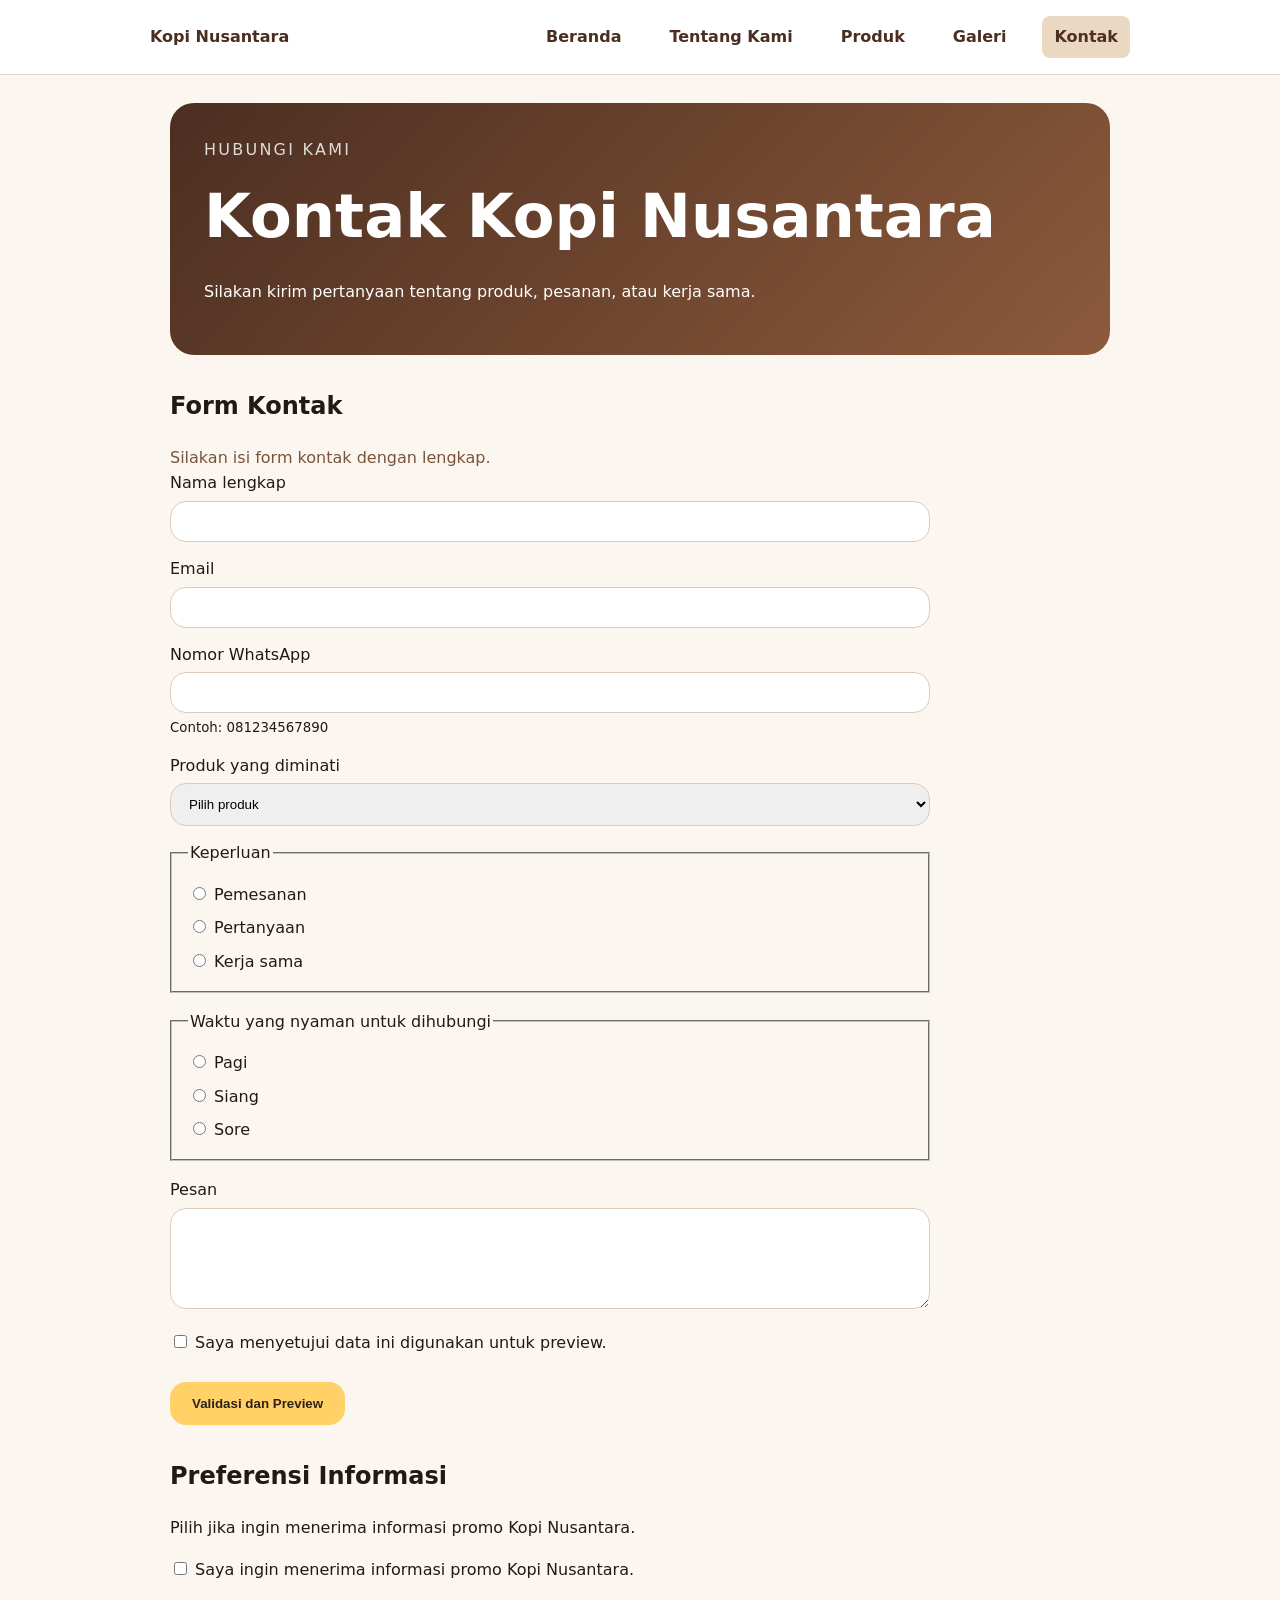
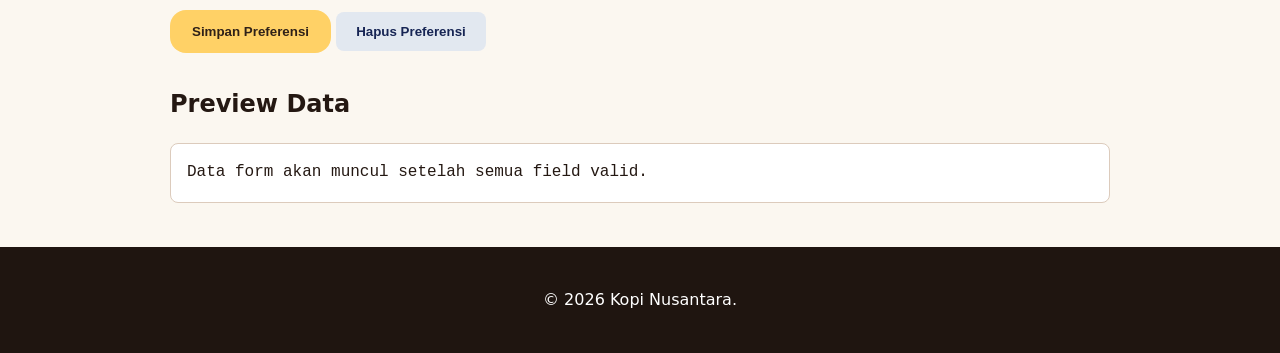
<file: latihan-web-1-2/kontak.html>
<!doctype html>
<html lang="id">

<head>
  <meta charset="utf-8">
  <meta name="viewport" content="width=device-width, initial-scale=1">

  <title>Kontak - Kopi Nusantara</title>

  <link rel="stylesheet" href="css/style.css">

  <script src="js/form.js" defer></script>
</head>

<body>

  <header class="site-header">
    <div class="header-inner">
      <a class="brand" href="index.html">Kopi Nusantara</a>

      <button
        class="menu-toggle"
        type="button"
        aria-label="Buka menu navigasi"
        aria-expanded="false"
        aria-controls="main-nav"
      >
        ☰
      </button>

      <nav class="nav" id="main-nav" aria-label="Navigasi utama">
        <a href="index.html">Beranda</a>
        <a href="tentang.html">Tentang Kami</a>
        <a href="produk.html">Produk</a>
        <a href="galeri.html">Galeri</a>
        <a aria-current="page" href="kontak.html">Kontak</a>
      </nav>
    </div>
  </header>

  <main id="konten">

    <section class="hero about-page-hero" aria-labelledby="kontak-title">
      <p class="eyebrow">Hubungi Kami</p>

      <h1 id="kontak-title">Kontak Kopi Nusantara</h1>

      <p>
        Silakan kirim pertanyaan tentang produk, pesanan,
        atau kerja sama.
      </p>
    </section>

    <section aria-labelledby="form-title">

      <h2 id="form-title">Form Kontak</h2>

      <p id="form-feedback" class="form-feedback info" aria-live="polite">
        Silakan isi form kontak dengan lengkap.
      </p>

      <form id="form-kontak" action="#" method="post" novalidate>

        <!-- Nama -->
        <div class="field">
          <label for="nama">Nama lengkap</label>

          <input
            id="nama"
            name="nama"
            type="text"
            autocomplete="name"
            required
            minlength="3"
            aria-describedby="nama-error"
          >

          <p id="nama-error" class="field-error" aria-live="polite"></p>
        </div>

        <!-- Email -->
        <div class="field">
          <label for="email">Email</label>

          <input
            id="email"
            name="email"
            type="email"
            autocomplete="email"
            required
            aria-describedby="email-error"
          >

          <p id="email-error" class="field-error" aria-live="polite"></p>
        </div>

        <!-- Telepon -->
        <div class="field">
          <label for="telepon">Nomor WhatsApp</label>

          <input
            id="telepon"
            name="telepon"
            type="tel"
            autocomplete="tel"
            required
            pattern="08[0-9]{8,11}"
            aria-describedby="telepon-help telepon-error"
          >

          <small id="telepon-help">
            Contoh: 081234567890
          </small>

          <p id="telepon-error" class="field-error" aria-live="polite"></p>
        </div>

        <!-- Paket / Produk -->
        <div class="field">
          <label for="paket">Produk yang diminati</label>

          <select
            id="paket"
            name="paket"
            required
            aria-describedby="paket-error"
          >
            <option value="">Pilih produk</option>
            <option value="kopi-tubruk">Kopi Tubruk Signature</option>
            <option value="cold-brew">Cold Brew Aren</option>
            <option value="americano">Americano</option>
            <option value="cafe-latte">Cafe Latte</option>
            <option value="kopi-susu">Kopi Susu Gula Aren</option>
            <option value="matcha-latte">Matcha Latte</option>
            <option value="chocolate">Chocolate</option>
            <option value="lemon-tea">Lemon Tea</option>
            <option value="cappuccino">Cappuccino</option>
          </select>

          <p id="paket-error" class="field-error" aria-live="polite"></p>
        </div>

        <!-- Topik -->
        <fieldset aria-describedby="topik-error">
          <legend>Keperluan</legend>

          <label>
            <input type="radio" name="topik" value="pemesanan" required>
            Pemesanan
          </label>

          <label>
            <input type="radio" name="topik" value="pertanyaan">
            Pertanyaan
          </label>

          <label>
            <input type="radio" name="topik" value="kerja-sama">
            Kerja sama
          </label>
        </fieldset>

        <p id="topik-error" class="field-error" aria-live="polite"></p>

        <!-- Waktu Kontak -->
        <fieldset>
          <legend>Waktu yang nyaman untuk dihubungi</legend>

          <label>
            <input type="radio" name="waktu" value="pagi">
            Pagi
          </label>

          <label>
            <input type="radio" name="waktu" value="siang">
            Siang
          </label>

          <label>
            <input type="radio" name="waktu" value="sore">
            Sore
          </label>
        </fieldset>

        <!-- Pesan -->
        <div class="field">
          <label for="pesan">Pesan</label>

          <textarea
            id="pesan"
            name="pesan"
            rows="5"
            required
            minlength="20"
            aria-describedby="pesan-error"
          ></textarea>

          <p id="pesan-error" class="field-error" aria-live="polite"></p>
        </div>

        <!-- Persetujuan -->
        <div class="field">
          <label>
            <input
              id="setuju"
              name="setuju"
              type="checkbox"
              required
              aria-describedby="setuju-error"
            >
            Saya menyetujui data ini digunakan untuk preview.
          </label>

          <p id="setuju-error" class="field-error" aria-live="polite"></p>
        </div>

        <button type="submit">
          Validasi dan Preview
        </button>

      </form>
    </section>

    <!-- Preferensi Newsletter -->
<section class="preference-panel" aria-labelledby="newsletter-title">
  <h2 id="newsletter-title">Preferensi Informasi</h2>
  <p>Pilih jika ingin menerima informasi promo Kopi Nusantara.</p>

  <label for="newsletter">
    <input type="checkbox" id="newsletter" name="newsletter">
    Saya ingin menerima informasi promo Kopi Nusantara.
  </label>

  <div class="preference-actions">
    <button type="button" id="simpan-preferensi">
      Simpan Preferensi
    </button>

    <button type="button" id="hapus-preferensi">
      Hapus Preferensi
    </button>
  </div>

  <p id="newsletter-status" aria-live="polite"></p>
</section>

    <!-- Preview -->
    <section
      aria-labelledby="preview-title"
      class="preview-section"
    >

      <h2 id="preview-title">Preview Data</h2>

      <pre id="preview-form" aria-live="polite">Data form akan muncul setelah semua field valid.</pre>

    </section>

  </main>

  <footer class="site-footer">
    <p>
      &copy; 2026 Kopi Nusantara.
    </p>
  </footer>

  <script src="js/script.js"></script>
  <script src="js/newsletter.js"></script>
  
</body>
</html>
</file>
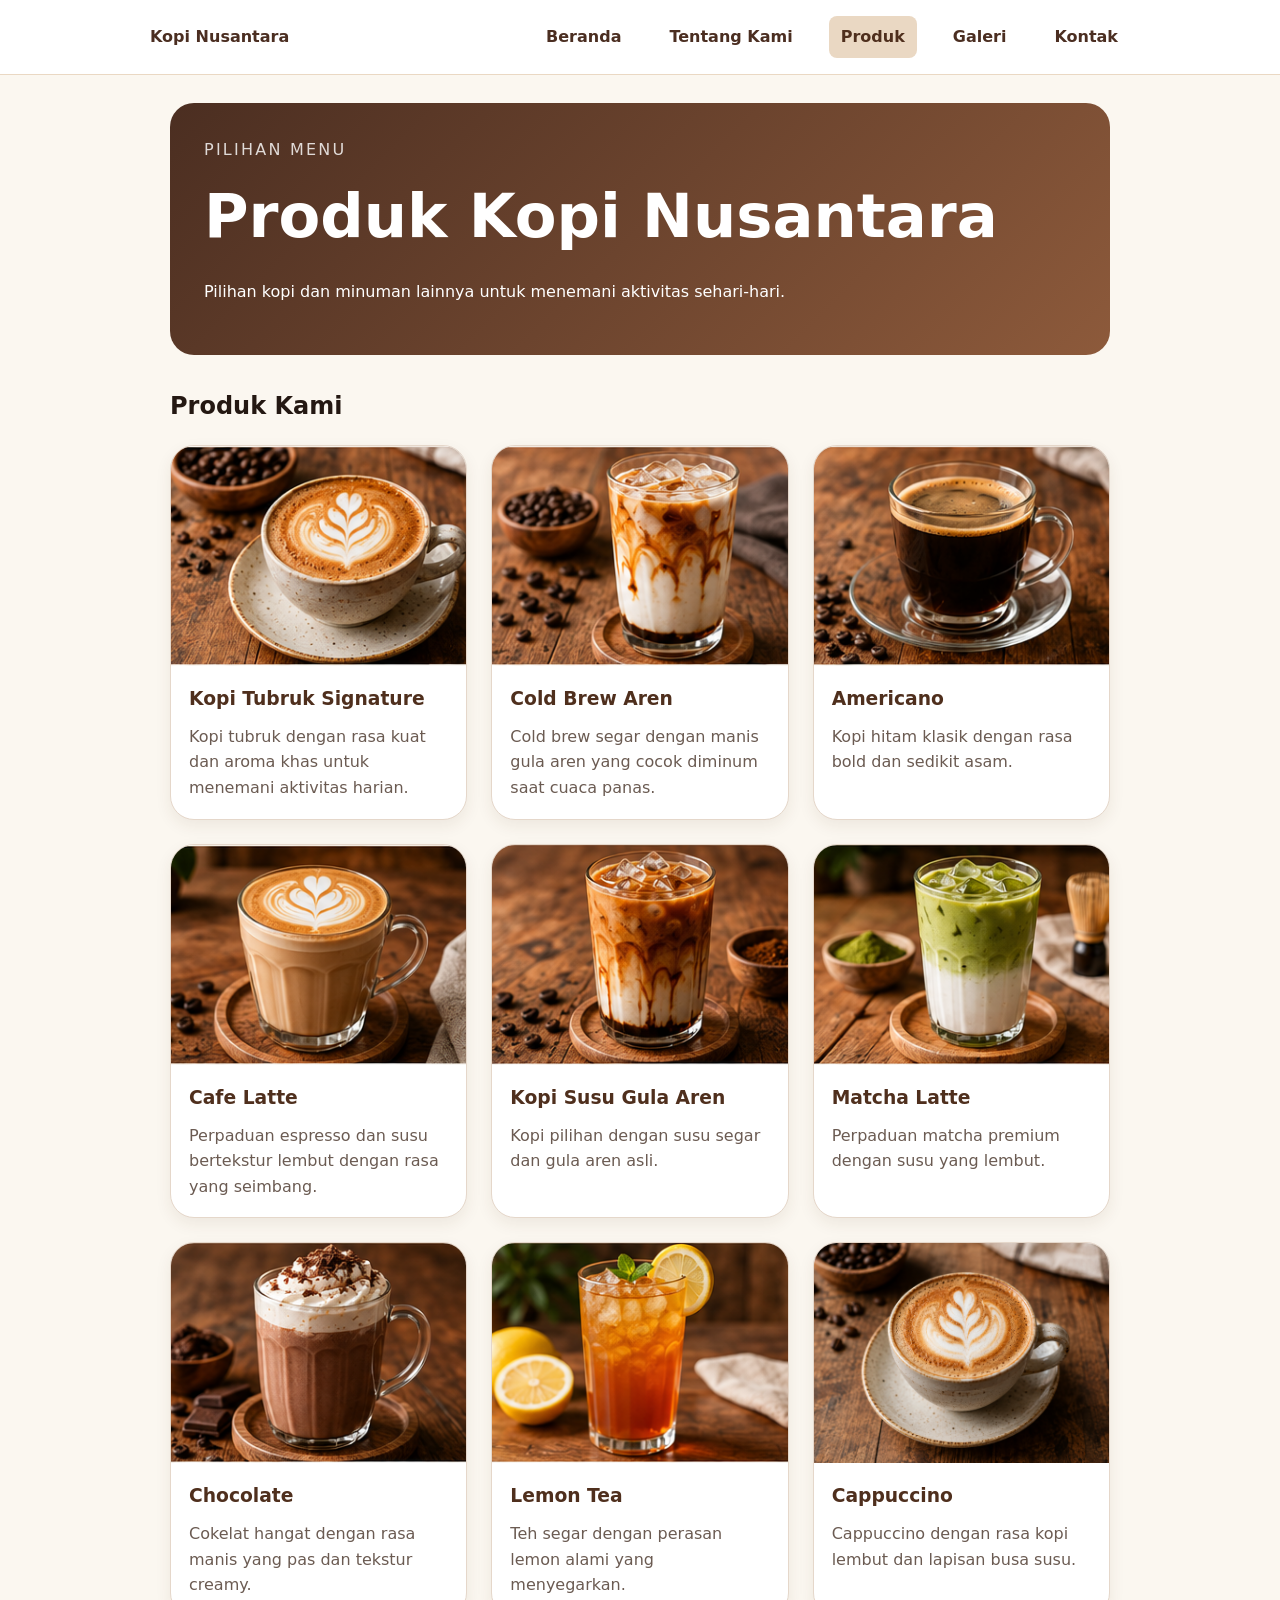
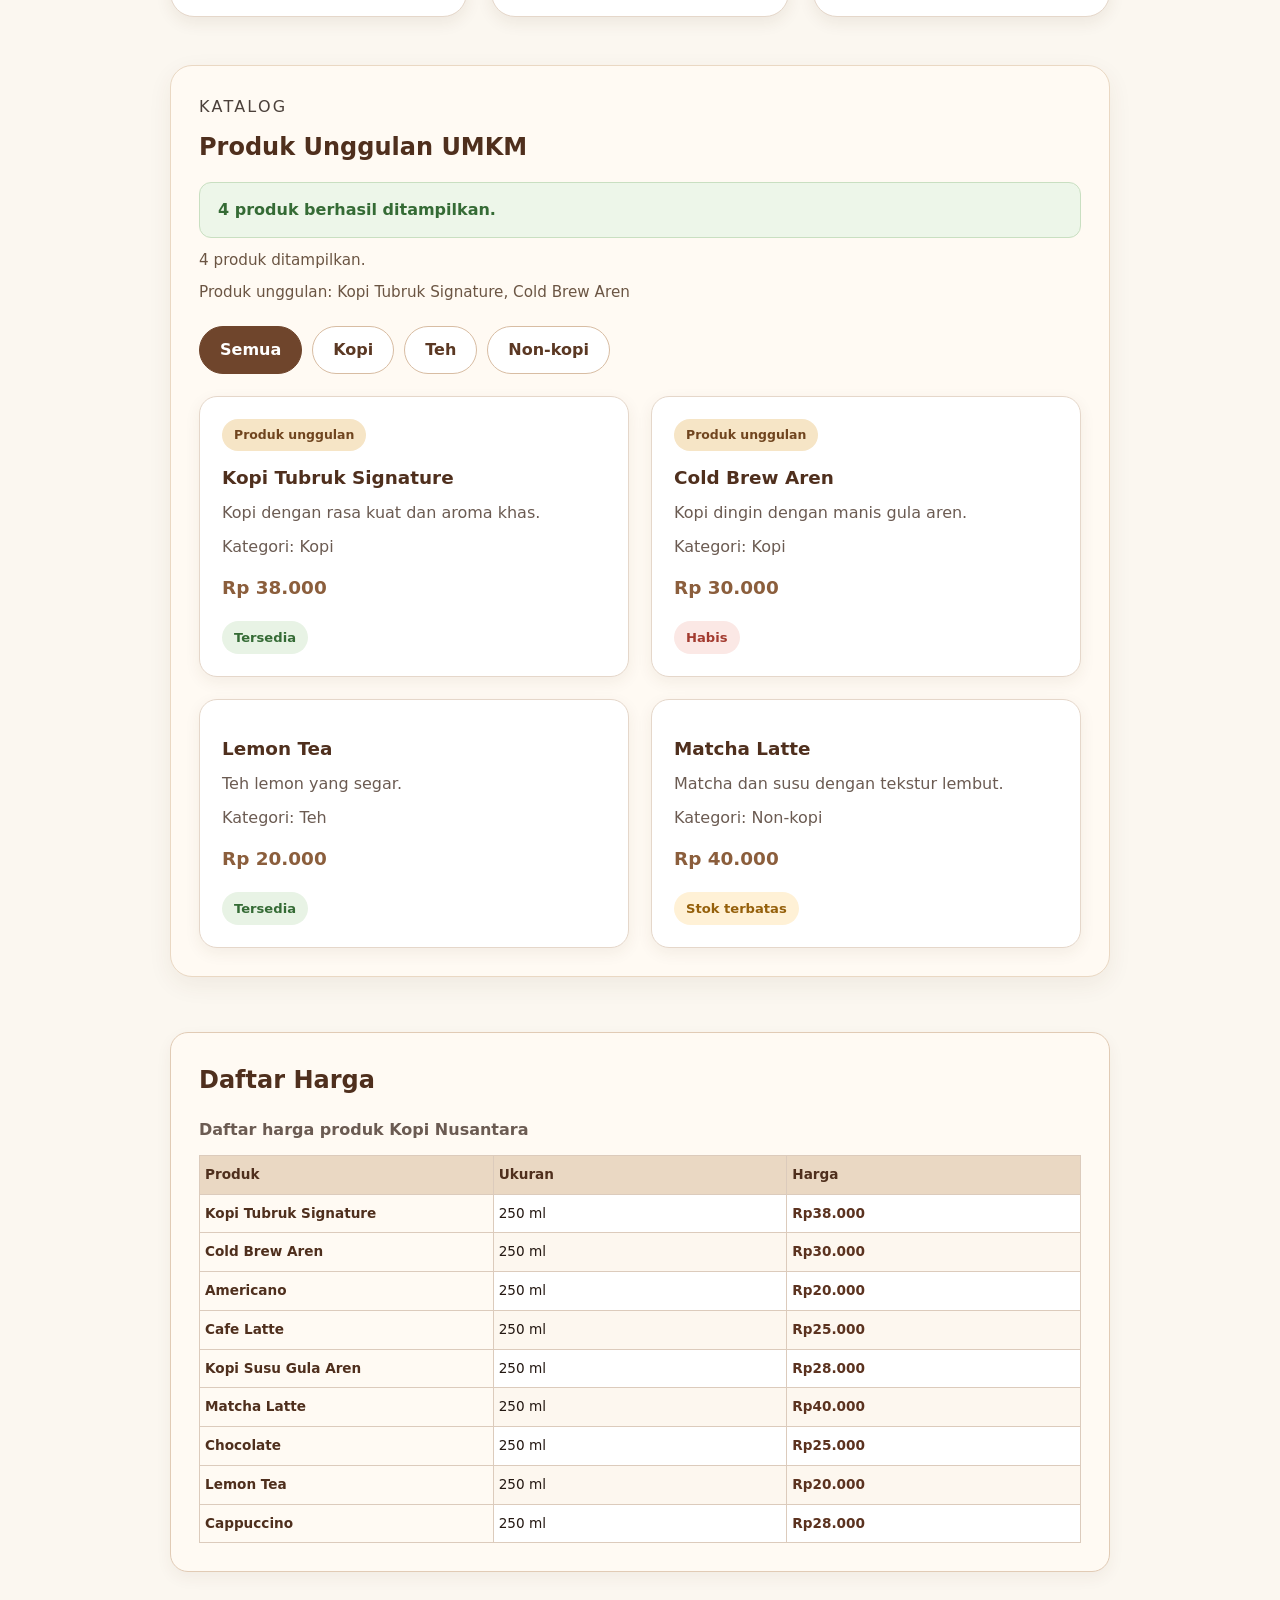
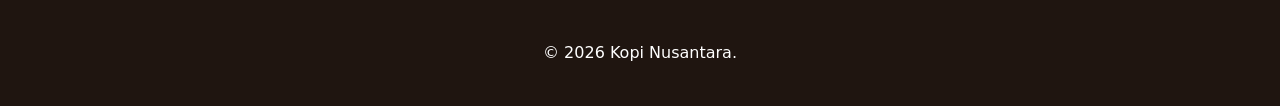
<file: latihan-web-1-2/produk.html>
<!DOCTYPE html>

<html lang="id">
<head>
<meta charset="utf-8"/>
<meta content="width=device-width, initial-scale=1" name="viewport"/>
<title>Produk Kopi Nusantara - Website UMKM</title>
<link href="css/style.css" rel="stylesheet"/>
</head>
<body>
<a class="skip-link" href="#konten">
      Lewati ke konten utama
    </a>
<!-- HEADER -->
<header class="site-header">
<div class="header-inner">
<a class="brand" href="index.html">Kopi Nusantara</a>
<button aria-controls="main-nav" aria-expanded="false" aria-label="Buka menu navigasi" class="menu-toggle" type="button">
      ☰
    </button>
<nav aria-label="Navigasi utama" class="nav" id="main-nav">
<a href="index.html">Beranda</a>
<a href="tentang.html">Tentang Kami</a>
<a aria-current="page" href="produk.html">Produk</a>
<a href="galeri.html">Galeri</a>
<a href="kontak.html">Kontak</a>
</nav>
</div>
</header>
<!-- KONTEN UTAMA -->
<main class="page" id="konten">
<!-- HERO -->
<section aria-labelledby="produk-title" class="hero about-page-hero">
<p class="eyebrow">
          Pilihan Menu
        </p>
<h1 id="produk-title">
          Produk Kopi Nusantara
        </h1>
<p>
          Pilihan kopi dan minuman lainnya untuk menemani
          aktivitas sehari-hari.
        </p>
</section>
<!-- PRODUK -->
<section aria-labelledby="produk-kami-title">
<h2 id="produk-kami-title">
          Produk Kami
        </h2>
<div class="product-list">
<!-- 1. KOPI TUBRUK -->
<article class="product-card">
<img alt="Secangkir kopi tubruk signature di atas meja kayu" class="product-image" height="230" src="assets/images/kopi-tubruk-signature.png" width="366"/>
<div class="product-content">
<h3>
                Kopi Tubruk Signature
              </h3>
<p>
                Kopi tubruk dengan rasa kuat dan aroma khas
                untuk menemani aktivitas harian.
              </p>
</div>
</article>
<!-- 2. COLD BREW AREN -->
<article class="product-card">
<img alt="Gelas cold brew aren di atas meja kayu" class="product-image" height="230" src="assets/images/cold-brew-aren.png" width="366"/>
<div class="product-content">
<h3>
                Cold Brew Aren
              </h3>
<p>
                Cold brew segar dengan manis gula aren yang
                cocok diminum saat cuaca panas.
              </p>
</div>
</article>
<!-- 3. AMERICANO -->
<article class="product-card">
<img alt="Secangkir americano hitam di atas meja kayu" class="product-image" height="230" src="assets/images/americano.png" width="366"/>
<div class="product-content">
<h3>
                Americano
              </h3>
<p>
                Kopi hitam klasik dengan rasa bold dan
                sedikit asam.
              </p>
</div>
</article>
<!-- 4. CAFE LATTE -->
<article class="product-card">
<img alt="Secangkir cafe latte dengan latte art" class="product-image" height="230" src="assets/images/cafe-latte.png" width="363"/>
<div class="product-content">
<h3>
                Cafe Latte
              </h3>
<p>
                Perpaduan espresso dan susu bertekstur lembut
                dengan rasa yang seimbang.
              </p>
</div>
</article>
<!-- 5. KOPI SUSU GULA AREN -->
<article class="product-card">
<img alt="Gelas kopi susu gula aren di atas meja kayu" class="product-image" height="233" src="assets/images/kopi-susu-gula-aren.png" width="364"/>
<div class="product-content">
<h3>
                Kopi Susu Gula Aren
              </h3>
<p>
                Kopi pilihan dengan susu segar dan gula
                aren asli.
              </p>
</div>
</article>
<!-- 6. MATCHA LATTE -->
<article class="product-card">
<img alt="Gelas matcha latte dengan lapisan susu" class="product-image" height="233" src="assets/images/matcha-latte.png" width="366"/>
<div class="product-content">
<h3>
                Matcha Latte
              </h3>
<p>
                Perpaduan matcha premium dengan susu
                yang lembut.
              </p>
</div>
</article>
<!-- 7. CHOCOLATE -->
<article class="product-card">
<img alt="Secangkir chocolate dengan krim di atasnya" class="product-image" height="233" src="assets/images/chocolate.png" width="365"/>
<div class="product-content">
<h3>
                Chocolate
              </h3>
<p>
                Cokelat hangat dengan rasa manis yang pas
                dan tekstur creamy.
              </p>
</div>
</article>
<!-- 8. LEMON TEA -->
<article class="product-card">
<img alt="Gelas lemon tea dengan irisan lemon" class="product-image" height="233" src="assets/images/lemon-tea.png" width="363"/>
<div class="product-content">
<h3>
                Lemon Tea
              </h3>
<p>
                Teh segar dengan perasan lemon alami yang
                menyegarkan.
              </p>
</div>
</article>
<!-- 9. CAPPUCCINO -->
<article class="product-card">
<img alt="Secangkir cappuccino dengan busa susu" class="product-image" height="940" src="assets/images/cappuccino.png" width="1673"/>
<div class="product-content">
<h3>
                Cappuccino
              </h3>
<p>
                Cappuccino dengan rasa kopi lembut dan
                lapisan busa susu.
              </p>
</div>
</article>
</div>
</section>
<section class="product-section" aria-labelledby="produk-unggulan-title">
  <div class="section-heading">
    <p class="eyebrow">Katalog</p>
    <h2 id="produk-unggulan-title">Produk Unggulan UMKM</h2>

    <p id="catalog-status" class="catalog-status" aria-live="polite">
      Produk belum dimuat.
    </p>

    <p id="produk-ringkasan">
      Menunggu data produk.
    </p>

    <p id="produk-unggulan">
      Produk unggulan akan muncul setelah data dimuat.
    </p>
  </div>

  <div class="filter-bar" aria-label="Filter kategori produk">
    <button type="button" class="filter-button is-active" data-filter="Semua">Semua</button>
    <button type="button" class="filter-button" data-filter="Kopi">Kopi</button>
    <button type="button" class="filter-button" data-filter="Teh">Teh</button>
    <button type="button" class="filter-button" data-filter="Non-kopi">Non-kopi</button>
  </div>

  <div id="produk-dinamis" class="product-grid" aria-live="polite"></div>
</section>
<!-- TABEL HARGA -->
<section aria-labelledby="harga-title" class="price-section">
<h2 id="harga-title">
          Daftar Harga
        </h2>
<div aria-labelledby="daftar-harga-caption" class="table-scroll" role="region" tabindex="0">
<table>
<caption id="daftar-harga-caption">
      Daftar harga produk Kopi Nusantara
    </caption>
<thead>
<tr>
<th scope="col">Produk</th>
<th scope="col">Ukuran</th>
<th scope="col">Harga</th>
</tr>
</thead>
<tbody>
<tr>
<th scope="row">Kopi Tubruk Signature</th>
<td>250 ml</td>
<td>Rp38.000</td>
</tr>
<tr>
<th scope="row">Cold Brew Aren</th>
<td>250 ml</td>
<td>Rp30.000</td>
</tr>
<tr>
<th scope="row">Americano</th>
<td>250 ml</td>
<td>Rp20.000</td>
</tr>
<tr>
<th scope="row">Cafe Latte</th>
<td>250 ml</td>
<td>Rp25.000</td>
</tr>
<tr>
<th scope="row">Kopi Susu Gula Aren</th>
<td>250 ml</td>
<td>Rp28.000</td>
</tr>
<tr>
<th scope="row">Matcha Latte</th>
<td>250 ml</td>
<td>Rp40.000</td>
</tr>
<tr>
<th scope="row">Chocolate</th>
<td>250 ml</td>
<td>Rp25.000</td>
</tr>
<tr>
<th scope="row">Lemon Tea</th>
<td>250 ml</td>
<td>Rp20.000</td>
</tr>
<tr>
<th scope="row">Cappuccino</th>
<td>250 ml</td>
<td>Rp28.000</td>
</tr>
</tbody>
</table>
</div>
</section>
</main>
<!-- FOOTER -->
<footer class="site-footer">
<p>
        © 2026 Kopi Nusantara.
      </p>
</footer>
<script src="js/script.js"></script>
<script type="module" src="js/catalog-api.js"></script>
</body>
</html>
</file>
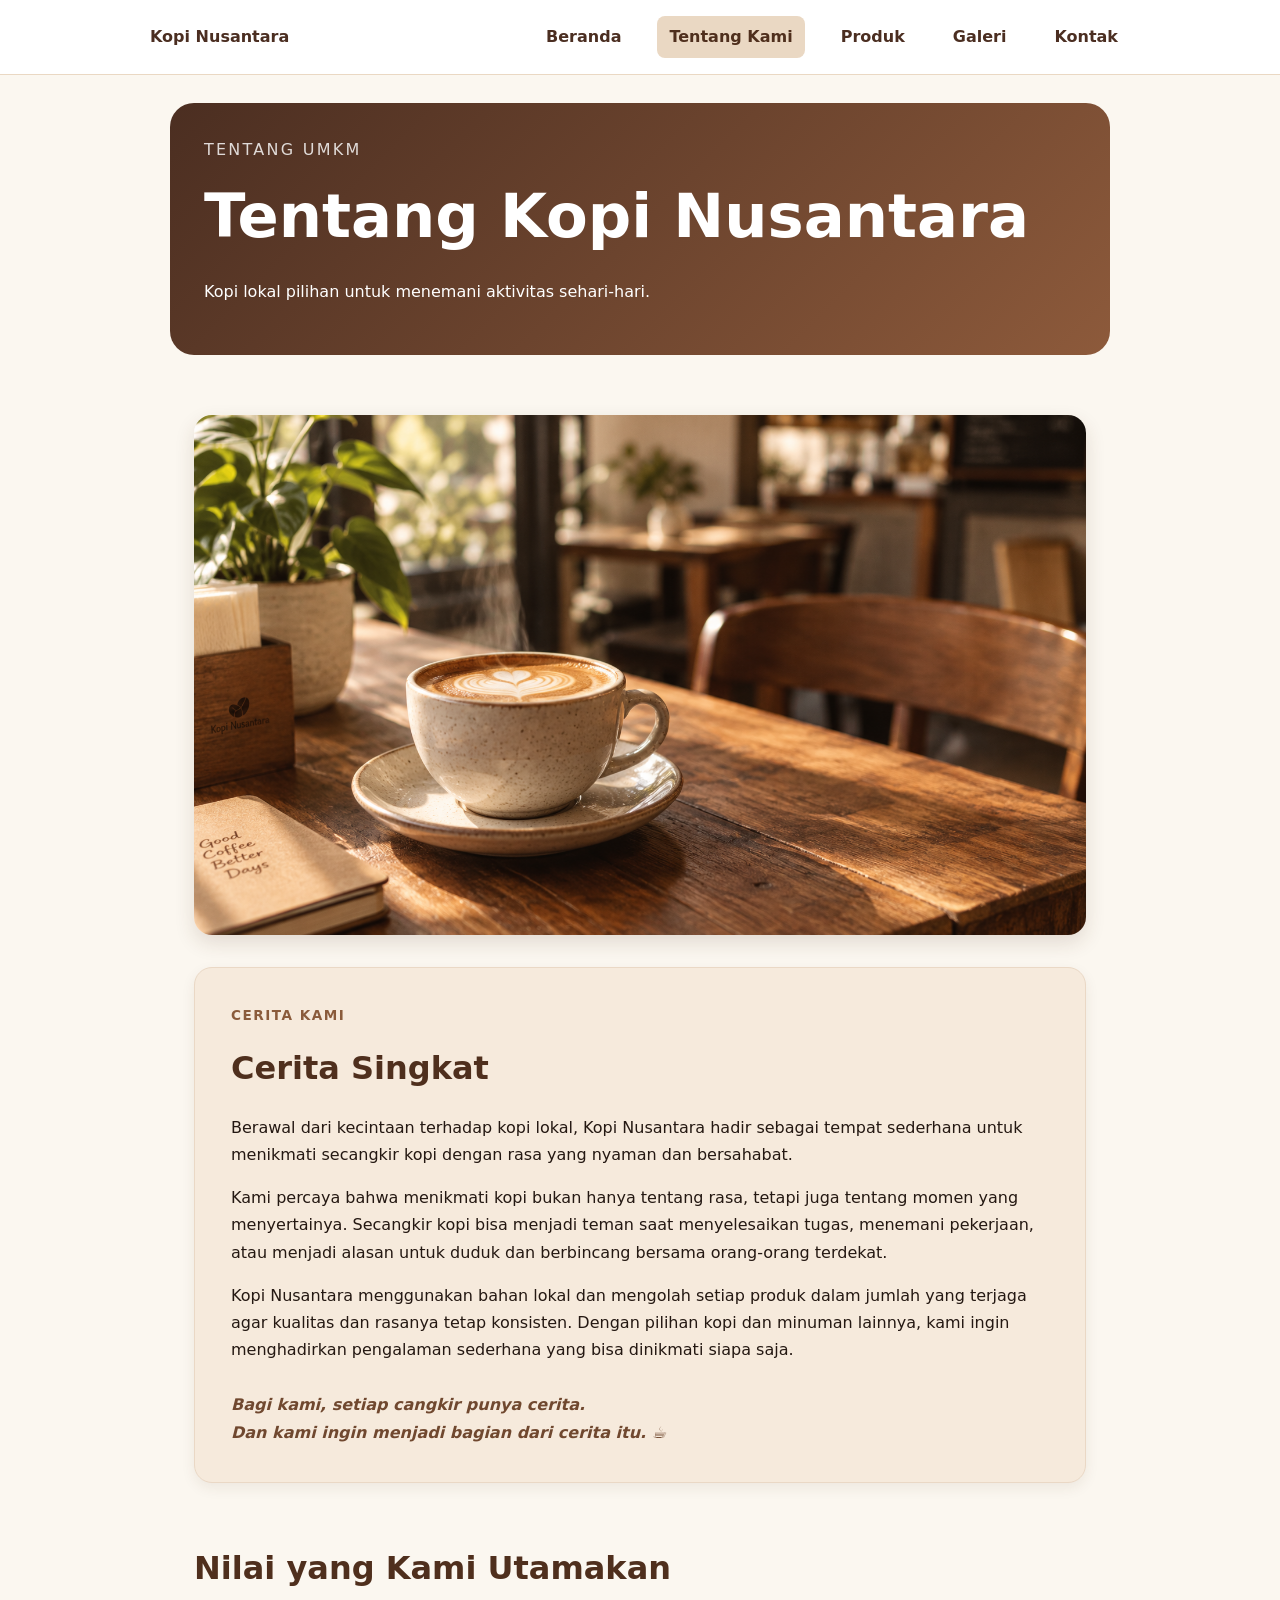
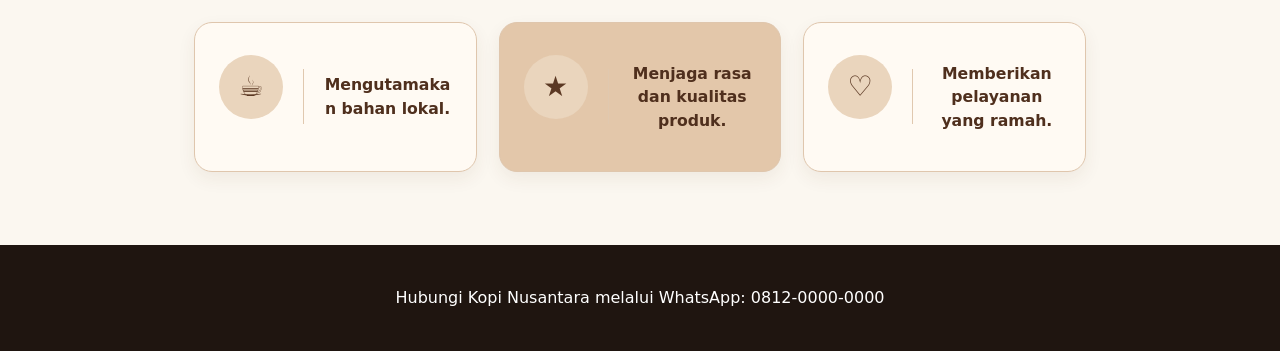
<file: latihan-web-1-2/tentang.html>
<!doctype html>
<html lang="id">
  <head>
    <meta charset="utf-8">
    <meta name="viewport" content="width=device-width, initial-scale=1">
    <title>Tentang Kami - Kopi Nusantara</title>
    <link rel="stylesheet" href="css/style.css">
  </head>

  <body>
    <a class="skip-link" href="#konten">Lewati ke konten utama</a>

    
<header class="site-header">
  <div class="header-inner">
    <a class="brand" href="index.html">Kopi Nusantara</a>

    <button
      class="menu-toggle"
      type="button"
      aria-label="Buka menu navigasi"
      aria-expanded="false"
      aria-controls="main-nav"
    >
      ☰
    </button>

    <nav class="nav" id="main-nav" aria-label="Navigasi utama">
      <a href="index.html">Beranda</a>
      <a aria-current="page" href="tentang.html">Tentang Kami</a>
      <a href="produk.html">Produk</a>
      <a href="galeri.html">Galeri</a>
      <a href="kontak.html">Kontak</a>
    </nav>
  </div>
</header>


    <main id="konten">

      <section class="hero about-page-hero" aria-labelledby="hero-title">
        <p class="eyebrow">Tentang UMKM</p>
        <h1 id="hero-title">Tentang Kopi Nusantara</h1>
        <p>Kopi lokal pilihan untuk menemani aktivitas sehari-hari.</p>
      </section>

      <section class="story-section" aria-labelledby="cerita-title">

  
<div class="story-image">
  <img
    src="assets/images/tentang-kami.png.png"
    width="640"
    height="360"
    loading="lazy"
    alt="Secangkir latte di atas meja kayu dalam suasana kedai kopi yang hangat"
  >
</div>


  <div class="story-content">

    <p class="section-label">Cerita Kami</p>

    <h2 id="cerita-title">Cerita Singkat</h2>

    <p>
      Berawal dari kecintaan terhadap kopi lokal, Kopi Nusantara
      hadir sebagai tempat sederhana untuk menikmati secangkir kopi
      dengan rasa yang nyaman dan bersahabat.
    </p>

    <p>
      Kami percaya bahwa menikmati kopi bukan hanya tentang rasa,
      tetapi juga tentang momen yang menyertainya. Secangkir kopi
      bisa menjadi teman saat menyelesaikan tugas, menemani
      pekerjaan, atau menjadi alasan untuk duduk dan berbincang
      bersama orang-orang terdekat.
    </p>

    <p>
      Kopi Nusantara menggunakan bahan lokal dan mengolah setiap
      produk dalam jumlah yang terjaga agar kualitas dan rasanya
      tetap konsisten. Dengan pilihan kopi dan minuman lainnya,
      kami ingin menghadirkan pengalaman sederhana yang bisa
      dinikmati siapa saja.
    </p>

    <p class="story-highlight">
      Bagi kami, setiap cangkir punya cerita.<br>
      Dan kami ingin menjadi bagian dari cerita itu. ☕
    </p>

  </div>

</section>

      <section class="values-section" aria-labelledby="nilai-title">
  <h2 id="nilai-title">Nilai yang Kami Utamakan</h2>

  <div class="values-list">

    <div class="value-card">
      <div class="value-icon">☕</div>
      <div class="value-divider"></div>
      <p>Mengutamakan bahan lokal.</p>
    </div>

    <div class="value-card">
      <div class="value-icon">★</div>
      <div class="value-divider"></div>
      <p>Menjaga rasa dan kualitas produk.</p>
    </div>

    <div class="value-card">
      <div class="value-icon">♡</div>
      <div class="value-divider"></div>
      <p>Memberikan pelayanan yang ramah.</p>
    </div>

  </div>
</section>

    </main>

    <footer class="site-footer">
      <p>Hubungi Kopi Nusantara melalui WhatsApp: 0812-0000-0000</p>
    </footer>

    <script src="js/script.js"></script>
  </body>
</html>
</file>
<file: latihan-web-1-2/css/style.css>
:root {
  --color-primary: #8b5e3c;
  --color-primary-strong: #5c3b25;
  --color-text: #241812;
  --color-muted: #6b5b52;
  --color-surface: #ffffff;
  --color-surface-soft: #fffaf3;
  --color-border: #dccbbc;
  --color-focus: #1d4ed8;

  --color-success: #2f7d32;
  --color-warning: #b7791f;
  --color-danger: #b83232;

  --space-1: 0.5rem;
  --space-2: 0.75rem;
  --space-3: 1rem;
  --space-4: 1.5rem;
  --space-5: 2rem;
  
  --radius-xl: 1.5rem;
  --radius-sm: 0.625rem;
  --radius-md: 1rem;
  --radius-lg: 1.125rem;

  --shadow-card: 0 0.5rem 1.5rem rgb(47 33 24 / 0.1);
}

*,
*::before,
*::after {
  box-sizing: border-box;
}

body {
  margin: 0;
  background: #fbf7f0;
  color: var(--color-text);
  font-family: system-ui, -apple-system, BlinkMacSystemFont, "Segoe UI", sans-serif;
  font-size: clamp(0.95rem, 0.9rem + 0.2vw, 1rem);
  line-height: 1.6;
}

.site-header {
  position: sticky;
  top: 0;
  z-index: 10;
  padding: 16px 24px;
  background: white;
  border-bottom: 1px solid #ead8c3;
}

.header-inner {
  max-width: 980px;
  margin: 0 auto;
  display: flex;
  align-items: center;
  justify-content: space-between;
  flex-wrap: wrap;
  gap: 12px;
}

.brand {
  float: left;
  color: #4b2e21;
  font-weight: 800;
  text-decoration: none;
  margin-bottom: 0;
}

nav {
  display: inline-block;
}

nav a {
  display: inline-block;
  margin-left: 16px;
  color: #4b2e21;
  font-weight: 700;
  text-decoration: none;
}

nav a {
  display: inline-block;
  margin-left: 8px;
  padding: 8px 12px;
  border-radius: 8px;
  color: #4b2e21;
  font-weight: 700;
  text-decoration: none;
  transition: 0.2s ease;
}

nav a:hover {
  background: #f3e6d8;
}

nav a[aria-current="page"] {
  background: #ead8c3;
  color: #4f2f1d;
}

.skip-link {
  position: absolute;
  left: -9999px;
  top: 8px;
  padding: 8px 12px;
  background: #2f2118;
  color: white;
  z-index: 20;
}

.skip-link:focus {
  left: 8px;
}

a:focus-visible,
button:focus-visible,
input:focus-visible,
select:focus-visible,
textarea:focus-visible {
  outline: 3px solid var(--color-focus);
  outline-offset: 3px;
}

main {
  max-width: 980px;
  margin: 0 auto;
  padding: 28px 20px;
}

.hero {
  display: grid;
  grid-template-columns: minmax(0, 1fr);
  border-radius: 24px;
  background: linear-gradient(135deg, #4b2e21, #8d5a3b);
  color: white;
  padding: clamp(1rem, 4vw, 2.125rem);
  gap: var(--space-3);
}


.hero-image {
  width: 100%;
  border-radius: var(--radius-md);
}

.product-grid {
  display: grid;
  grid-template-columns: minmax(0, 1fr);
  gap: var(--space-3);
}

.gallery-grid {
  display: grid;
  grid-template-columns: minmax(0, 1fr);
  gap: var(--space-3);
}

.eyebrow {
  margin: 0 0 8px;
  letter-spacing: 0.14em;
  text-transform: uppercase;
  opacity: 0.82;
}

h1 {
  margin: 0;
  font-size: clamp(2rem, 7vw, 3.8rem);
  line-height: 1;
}

h2 {
  margin-top: 32px;
}

button {
  margin-top: 12px;
  padding: 14px 22px;
  border: none;
  border-radius: var(--radius-md);
  background: #ffd166;
  color: #2f2118;
  font-weight: 800;
  cursor: pointer;
}

.profil {
  padding-top: 8px;
}

.profile-image {
  width: 100%;
  max-width: 420px;
  border-radius: 18px;
  object-fit: cover;
}

.product-list {
  display: grid;
  grid-template-columns: repeat(3, minmax(0, 1fr));
  gap: 24px;
  align-items: stretch;
}

.product-card {
  overflow: hidden;
  padding: 0;
  margin: 0;
  border-radius: 16px;
  background: white;
  border: 1px solid #e5d7ca;
}

.product-grid .product-image {
  display: block;
  width: 100%;
  height: auto;
  object-fit: contain;
  object-position: center;
  border-radius: var(--radius-md);
  margin-bottom: var(--space-2);
}

.product-image {
  display: block;
  width: 100%;
  height: auto;
  object-fit: contain;
}

.product-content {
  padding: 16px;
}

.product-content h3 {
  margin-top: 0;
  margin-bottom: 8px;
}

.product-content p {
  margin-bottom: 10px;
}

.product-content .price {
  font-weight: bold;
  margin-bottom: 0;
}

.product-content {
  padding: 16px;
}

.product-content h3 {
  margin-top: 0;
  margin-bottom: 8px;
}

.product-content p {
  margin-bottom: 10px;
}

.product-content .price {
  font-weight: bold;
  margin-bottom: 12px;
}

.product-content button {
  border: none;
  border-radius: 20px;
  padding: 10px 18px;
  background: #5b321f;
  color: white;
  font-weight: bold;
  cursor: pointer;
}

.site-footer {
  padding: 24px;
  background: #1f1510;
  color: white;
  text-align: center;
}

img {
  max-width: 100%;
  height: auto;
}

figure {
  margin: 0 0 24px;
}

figcaption {
  margin-top: 8px;
  color: #6b5b52;
}

table {
  width: 100%;
  border-collapse: collapse;
}

caption {
  margin-bottom: 8px;
  font-weight: 700;
  text-align: left;
}

th,
td {
  padding: 10px;
  text-align: left;
  border: 1px solid #dccbbc;
}

.keunggulan {
  margin-top: 48px;
}

.keunggulan h2 {
  margin-bottom: 10px;
}

.keunggulan-intro {
  max-width: 760px;
  margin-bottom: 28px;
  color: #6b5b52;
  line-height: 1.6;
}

.keunggulan-list {
  display: grid;
  grid-template-columns: repeat(3, 1fr);
  gap: 22px;
}

.keunggulan-card {
  min-height: 230px;
  padding: 26px;
  border-radius: 16px;
  border: 1px solid #8a5b3b;
  background: linear-gradient(135deg, #5f3a25, #9a633a);
  color: #ffffff;
  box-shadow: 0 5px 12px rgba(80, 50, 30, 0.15);
}

.keunggulan-icon {
  width: 52px;
  height: 52px;
  display: flex;
  align-items: center;
  justify-content: center;
  margin-bottom: 18px;
  border-radius: 50%;
  background: #f3dfc3;
  font-size: 25px;
}

.keunggulan-card h3 {
  margin: 0 0 12px;
  color: #ffffff;
}

.keunggulan-card p {
  margin: 0;
  line-height: 1.6;
  color: #fff8f0;
}

@media (max-width: 768px) {
  .keunggulan-list {
    grid-template-columns: 1fr;
  }
}

.info-section {
  margin-top: 40px;
}

.info-wide-card {
  display: grid;
  grid-template-columns: 1fr 1fr;
  gap: 24px;
  padding: 24px;
  background: #f3e6d8;
  border: 1px solid #d6bda8;
  border-radius: 16px;
}

.info-wide-card h3 {
  margin-top: 0;
  margin-bottom: 8px;
  color: #5f3a25;
}

.info-wide-card p {
  margin: 0;
  line-height: 1.6;
}

@media (max-width: 768px) {
  .info-wide-card {
    grid-template-columns: 1fr;
  }
}

.contact-card {
  display: grid;
  grid-template-columns: repeat(3, 1fr);
  gap: 20px;
  padding: 24px;
  background: #6f452c;
  border: 1px solid #5f3a25;
  border-radius: 16px;
  color: #ffffff;
}

.contact-card h3 {
  margin-top: 0;
  margin-bottom: 8px;
  color: #ffffff;
}

.contact-card p {
  margin: 0;
}

.contact-card a {
  color: #fff3e5;
}

@media (max-width: 768px) {
  .contact-card {
    grid-template-columns: 1fr;
  }
}

/* ========================================
   TENTANG KAMI
   ======================================== */

.about-page {
  background: #fffaf3;
  color: #4b3426;
  padding-bottom: 60px;
}


/* ---------- Hero ---------- */

.about-hero {
  position: relative;
  padding: 70px 24px 60px;
  text-align: center;
  background: #ead8c3;
  overflow: hidden;
}

.about-hero::before {
  content: "";
  position: absolute;
  width: 230px;
  height: 230px;
  left: -100px;
  top: -110px;
  border-radius: 50%;
  background: #dfc5a9;
}

.about-hero::after {
  content: "";
  position: absolute;
  width: 220px;
  height: 220px;
  right: -100px;
  bottom: -120px;
  border-radius: 50%;
  background: #dfc5a9;
}

.about-label,
.section-label {
  margin: 0 0 10px;
  color: #8a5b3b;
  font-size: 0.85rem;
  font-weight: 700;
  letter-spacing: 1.5px;
  text-transform: uppercase;
}

.about-hero h1 {
  position: relative;
  z-index: 1;
  margin: 0 0 14px;
  color: #4f2f1d;
  font-size: clamp(2rem, 5vw, 3.2rem);
}

.about-hero > p:not(.about-label) {
  position: relative;
  z-index: 1;
  max-width: 620px;
  margin: 0 auto;
  color: #674a38;
  font-size: 1.15rem;
  line-height: 1.6;
}

.coffee-divider {
  position: relative;
  z-index: 1;
  display: block;
  width: fit-content;
  margin: 22px auto 0;
  font-size: 28px;
}


/* ---------- Cerita ---------- */

.story-section {
  display: grid;
  grid-template-columns: minmax(280px, 0.9fr) minmax(320px, 1.1fr);
  gap: 24px;
  max-width: 1100px;
  margin: 60px auto 0;
  padding: 0 24px;
}

.story-image {
  overflow: hidden;
  min-height: 430px;
  border-radius: 18px;
  box-shadow: 0 8px 20px rgba(80, 50, 30, 0.14);
}

.story-image img {
  display: block;
  width: 100%;
  height: 100%;
  min-height: 430px;
  object-fit: cover;
}

.story-content {
  padding: 34px;
  border: 1px solid #ead8c5;
  border-radius: 18px;
  background: #f6eadc;
  box-shadow: 0 5px 14px rgba(80, 50, 30, 0.08);
}

.story-content h2 {
  margin: 0 0 20px;
  color: #4f2f1d;
  font-size: 2rem;
}

.story-content p {
  margin: 0 0 16px;
  line-height: 1.75;
}

.story-highlight {
  margin-top: 24px !important;
  margin-bottom: 0 !important;
  color: #70482f;
  font-weight: 700;
  font-style: italic;
}


/* ---------- Nilai ---------- */

.values-section {
  max-width: 1100px;
  margin: 70px auto 0;
  padding: 0 24px;
  text-align: center;
}

.values-section h2 {
  margin: 0 0 30px;
  color: #4f2f1d;
  font-size: 2.2rem;
}

.values-list {
  display: grid;
  grid-template-columns: repeat(3, 1fr);
  gap: 20px;
}

.value-card {
  min-height: 230px;
  padding: 30px 24px;
  border: 1px solid #e3cdb6;
  border-radius: 18px;
  background: #f1dfca;
  box-shadow: 0 6px 16px rgba(80, 50, 30, 0.08);
}

.value-card:nth-child(2) {
  background: #e3c7aa;
}

.value-icon {
  display: flex;
  align-items: center;
  justify-content: center;
  width: 64px;
  height: 64px;
  margin: 0 auto 20px;
  border-radius: 50%;
  background: #795033;
  font-size: 28px;
}

.value-card h3 {
  margin: 0 0 12px;
  color: #4f2f1d;
  font-size: 1.3rem;
}

.value-card p {
  margin: 0;
  color: #674a38;
  line-height: 1.6;
}


/* ---------- Kontak ---------- */

.about-contact {
  display: flex;
  align-items: center;
  gap: 26px;
  max-width: 1100px;
  margin: 60px auto 0;
  padding: 32px 36px;
  border-radius: 18px;
  background: linear-gradient(135deg, #70482f, #8d6041);
  color: #ffffff;
  box-shadow: 0 8px 20px rgba(80, 50, 30, 0.15);
}

.contact-icon {
  display: flex;
  flex-shrink: 0;
  align-items: center;
  justify-content: center;
  width: 72px;
  height: 72px;
  border-radius: 50%;
  background: #fff4e5;
  font-size: 32px;
}

.contact-content .section-label {
  color: #f3dfc5;
}

.contact-content h2 {
  margin: 0 0 10px;
  color: #ffffff;
  font-size: 2rem;
}

.contact-content > p {
  margin: 0 0 8px;
  color: #fff6ec;
  line-height: 1.6;
}

.contact-number {
  font-weight: 700;
}

.contact-button {
  display: inline-block;
  margin-top: 12px;
  padding: 11px 20px;
  border-radius: 999px;
  background: #fff4e5;
  color: #5f3a25;
  font-weight: 700;
  text-decoration: none;
}

.contact-button:hover {
  background: #ffffff;
}


/* ---------- Responsive ---------- */

@media (max-width: 768px) {

  .about-hero {
    padding: 55px 20px 50px;
  }

  .story-section {
    grid-template-columns: 1fr;
    margin-top: 40px;
    padding: 0 18px;
  }

  .story-image,
  .story-image img {
    min-height: 300px;
  }

  .story-content {
    padding: 26px;
  }

  .values-section {
    margin-top: 50px;
    padding: 0 18px;
  }

  .values-list {
    grid-template-columns: 1fr;
  }

  .about-contact {
    flex-direction: column;
    align-items: flex-start;
    margin: 45px 18px 0;
    padding: 28px;
  }

  .contact-icon {
    width: 60px;
    height: 60px;
    font-size: 26px;
  }

  .contact-content h2 {
    font-size: 1.6rem;
  }

}

/* ========================================
   TENTANG KAMI - CERITA SINGKAT
   ======================================== */

.story-section {
  display: grid;
  grid-template-columns: minmax(0, 1fr);
  gap: 32px;
  max-width: 1100px;
  margin: 60px auto;
  padding: 0 24px;
  align-items: stretch;
}

.story-image {
  height: 520px;
  overflow: hidden;
  border-radius: 18px;
  box-shadow: 0 8px 20px rgba(80, 50, 30, 0.14);
}

.story-image img {
  display: block;
  width: 100%;
  height: 100%;
  object-fit: cover;
  object-position: 20% 50%;
}

.story-content {
  display: flex;
  flex-direction: column;
  justify-content: center;
  padding: 36px;
  border: 1px solid #ead8c5;
  border-radius: 18px;
  background: #f6eadc;
  box-shadow: 0 5px 14px rgba(80, 50, 30, 0.08);
}

.story-content h2 {
  margin: 0 0 20px;
  color: #4f2f1d;
  font-size: 2rem;
}

.story-content p {
  margin: 0 0 16px;
  line-height: 1.7;
}

.story-highlight {
  margin-top: 12px !important;
  color: #70482f;
  font-weight: 700;
  font-style: italic;
}

@media (max-width: 768px) {

  .story-section {
    grid-template-columns: 1fr;
    gap: 20px;
    padding: 0 18px;
  }

  .story-image {
    height: 420px;
  }

  .story-content {
    padding: 28px;
  }

}

/* ========================================
   NILAI YANG KAMI UTAMAKAN
   ======================================== */

.values-section {
  max-width: 1100px;
  margin: 55px auto 45px;
  padding: 0 24px;
}

.values-section h2 {
  margin: 0 0 28px;
  color: #4f2f1d;
  font-size: 2rem;
  text-align: left;
}

.values-list {
  display: grid;
  grid-template-columns: repeat(3, 1fr);
  gap: 22px;
}

.value-card {
  min-height: 150px;
  display: flex;
  align-items: center;
  padding: 24px;
  background: #fffaf3;
  border: 1px solid #dfc6ad;
  border-radius: 18px;
  box-shadow: 0 7px 18px rgba(80, 50, 30, 0.07);
  transition: transform 0.25s ease, box-shadow 0.25s ease;
}

.value-card:hover {
  transform: translateY(-5px);
  box-shadow: 0 13px 25px rgba(80, 50, 30, 0.12);
}

.value-icon {
  width: 64px;
  height: 64px;
  flex-shrink: 0;

  display: flex;
  align-items: center;
  justify-content: center;

  background: #ead5bd;
  border-radius: 50%;
  color: #5b3823;
  font-size: 28px;
}

.value-divider {
  width: 1px;
  height: 55px;
  margin: 0 20px;
  background: #e0c8af;
}

.value-card p {
  margin: 0;
  color: #4f2f1d;
  font-size: 0.98rem;
  line-height: 1.5;
  font-weight: 700;
}


/* Tampilan HP */

@media (max-width: 768px) {

  .values-section {
    padding: 0 18px;
  }

  .values-list {
    grid-template-columns: 1fr;
    gap: 18px;
  }

  .value-card {
    min-height: 125px;
    padding: 18px;
  }

  .value-icon {
    width: 54px;
    height: 54px;
    font-size: 24px;
  }

  .value-divider {
    margin: 0 15px;
  }
}

/* ========================================
   PRODUK - KATALOG & TABEL HARGA
   ======================================== */

.product-list {
  grid-template-columns: repeat(3, minmax(0, 1fr));
  gap: 24px;
  align-items: stretch;
}

.product-card {
  display: flex;
  flex-direction: column;
  height: 100%;
  overflow: hidden;
  border-radius: var(--radius-xl);
  background: #ffffff;
  border: 1px solid #e5d7ca;
  box-shadow: 0 6px 16px rgba(80, 50, 30, 0.08);
  transition: transform 0.25s ease, box-shadow 0.25s ease;
}

.product-badge {
  align-self: flex-start;
  padding: 0.25rem var(--space-2);
  color: var(--color-primary-strong);
  font-size: 0.875rem;
  font-weight: 800;
  background: #fef3c7;
  border-radius: 999px;
}

.card-actions {
  display: flex;
  gap: var(--space-2);
  align-items: center;
  flex-wrap: wrap;
  margin-top: auto;
}

.nav {
  display: flex;
  gap: var(--space-3);
  align-items: center;
  justify-content: flex-end;
}

.product-card:hover {
  transform: translateY(-5px);
  box-shadow: 0 12px 24px rgba(80, 50, 30, 0.13);
}

.product-image {
  display: block;
  width: 100%;
  height: 220px;
  object-fit: cover;
}

.product-content {
  flex: 1;
  padding: 18px;
}

.product-content h3 {
  margin: 0 0 10px;
  color: #4f2f1d;
}

.product-content p {
  margin: 0;
  color: #6b5b52;
  line-height: 1.6;
}

/* Tabel harga berada setelah semua card produk */

.price-section {
  margin-top: 55px;
  padding: 28px;
  background: #fffaf3;
  border: 1px solid #e1cbb5;
  border-radius: 18px;
  box-shadow: 0 6px 16px rgba(80, 50, 30, 0.06);
}

.price-section h2 {
  margin: 0 0 18px;
  color: #4f2f1d;
}

.price-section table {
  width: 100%;
  border-collapse: collapse;
  background: #ffffff;
}

.price-section caption {
  margin-bottom: 12px;
  color: #6b5b52;
  font-weight: 600;
  text-align: left;
}

.price-section th,
.price-section td {
  padding: 13px 14px;
  border: 1px solid #dccbbc;
  text-align: left;
}

.price-section thead th {
  background: #ead8c3;
  color: #4f2f1d;
  font-weight: 800;
}

.price-section tbody th {
  color: #4f2f1d;
  font-weight: 700;
  background: #fffaf3;
}

.price-section tbody td:last-child {
  color: #5b321f;
  font-weight: 800;
  white-space: nowrap;
}

.price-section tbody tr:nth-child(even) td {
  background: #fdf7ef;
}

/* Tampilan tablet dan HP */

@media (max-width: 900px) {
  .product-list {
    grid-template-columns: repeat(2, minmax(0, 1fr));
  }
}

@media (max-width: 768px) {
  .product-list {
    grid-template-columns: 1fr;
    gap: 18px;
  }

  .product-image {
    height: 230px;
  }

  .price-section {
    margin-top: 40px;
    padding: 20px 16px;
    overflow-x: visible;
  }

  .price-section table {
  min-width: 0;
  table-layout: fixed;
}


.price-section th:first-child,
.price-section td:first-child {
  width: 40%;
  overflow-wrap: break-word;
}

.price-section th:nth-child(2),
.price-section td:nth-child(2) {
  width: 25%;
}

.price-section th:nth-child(3),
.price-section td:nth-child(3) {
  width: 35%;
}

.price-section th,
.price-section td {
  padding: 12px 8px;
  vertical-align: middle;
}

}

/* ========================================
   GALERI - 3 KOLOM CARD
   ======================================== */

.gallery-section {
  margin-top: 20px;
}

.gallery-section h2 {
  margin-bottom: 10px;
  color: #4f2f1d;
}

.gallery-intro {
  max-width: 700px;
  margin: 0 0 25px;
  color: #6b5b52;
  line-height: 1.6;
}


/* GRID 3 KOLOM */

.gallery-list {
  display: grid;
  grid-template-columns: repeat(3, 1fr);
  gap: 20px;
}


/* CARD */

.media-card {
  margin: 0;
  overflow: hidden;

  background: #ffffff;
  border: 1px solid #e5d7ca;
  border-radius: 14px;

  box-shadow: 0 4px 12px rgba(80, 50, 30, 0.08);

  transition:
    transform 0.2s ease,
    box-shadow 0.2s ease;
}


/* HOVER */

.media-card:hover {
  transform: translateY(-4px);
  box-shadow: 0 8px 18px rgba(80, 50, 30, 0.13);
}


/* FOTO */

.media-image {
  width: 100%;
  background: #f3e8dc;
}

.media-image img {
  display: block;
  width: 100%;
  height: auto;
}



/* CAPTION */

.media-card figcaption {
  padding: 14px 15px 16px;
}

.media-card figcaption h3 {
  margin: 0 0 6px;

  color: #4f2f1d;
  font-size: 1rem;
}

.media-card figcaption p {
  margin: 0;

  color: #6b5b52;
  font-size: 0.88rem;
  line-height: 1.5;
}


/* AUDIO */

.gallery-audio {
  margin-top: 45px;
  padding: 22px;
  background: #fffaf3;
  border: 1px solid #e1cbb5;
  border-radius: 14px;
  display: flex;
  flex-direction: column;
  gap: var(--space-2);
}

.gallery-audio h2 {
  margin: 0 0 8px;
  color: #4f2f1d;
}

.gallery-audio p {
  margin: 0 0 14px;
  color: #6b5b52;
}

.custom-player {
  display: flex;
  align-items: center;
  gap: 8px;
  width: 100%;
  max-width: 100%;
  min-width: 0;
  padding: 12px;
  overflow: hidden;
  box-sizing: border-box;
}

#musicCurrent,
#musicDuration {
  flex-shrink: 0;
  font-size: 12px;
  white-space: nowrap;
}

.music-progress {
  flex: 1;
  min-width: 0;
  width: 100%;
}

.custom-player audio {
  display: none;
}

.music-button {
  width: 42px;
  height: 42px;

  padding: 0;
  border: none;
  border-radius: 50%;

  background: #4f2f1d;
  color: #fffaf3;

  font-size: 18px;
  line-height: 1;

  cursor: pointer;
  flex-shrink: 0;
}

.music-button:hover {
  background: #6b4229;
}

#musicCurrent,
#musicDuration {
  color: #4f2f1d;
  font-size: 14px;
  font-weight: 600;
  white-space: nowrap;
}

.music-progress {
  flex: 1;

  width: auto;
  height: 5px;

  margin: 0;

  accent-color: #4f2f1d;
  cursor: pointer;
}


/* SUMBER */

.gallery-source {
  margin-top: var(--space-5);
  padding: 18px 20px;

  background: var(--color-surface-soft);
  border-left: 4px solid var(--color-primary);
  border-radius: var(--radius-xl);
}

.gallery-source h2 {
  margin: 0 0 6px;
  color: var(--color-primary-strong);
  font-size: 1.05rem;
}

.gallery-source p {
  margin: 0;
  color: #6b5b52;
  font-size: 0.9rem;
  line-height: 1.5;
}


/* ========================================
   TABLET
   ======================================== */

@media (max-width: 850px) {

  .gallery-list {
    grid-template-columns: repeat(2, 1fr);
  }

}

@media (max-width: 560px) {

  .gallery-list {
    grid-template-columns: 1fr;
    gap: 16px;
  }
}
.gallery-grid {
  display: grid;
  grid-template-columns: repeat(2, minmax(0, 1fr));
  gap: 18px;
  width: 100%;
}

@media (max-width: 560px) {
  .gallery-grid {
    grid-template-columns: 1fr;
  }
}

.info-cards {
  display: grid;
  grid-template-columns: repeat(3, 1fr);
  gap: 20px;
  margin-top: 28px;
}

.info-card {
  padding: 24px;
  background: #fffaf3;
  border: 1px solid #dfc6ad;
  border-radius: 16px;
  box-shadow: 0 5px 14px rgba(80, 50, 30, 0.08);
}

.info-card h3 {
  margin: 0 0 10px;
  color: #4f2f1d;
}

.info-card p {
  margin: 0;
  color: #6b5b52;
  line-height: 1.6;
}

@media (max-width: 768px) {
  .info-cards {
    grid-template-columns: 1fr;
  }
}

/* HERO BERANDA DENGAN FOTO */

.home-hero {
  display: grid;
  grid-template-columns: 1.1fr 0.9fr;
  align-items: center;
  gap: 35px;
}


/* RESPONSIVE MOBILE — P07 */
@media (max-width: 600px) {
  html,
  body {
    width: 100%;
    max-width: 100%;
    margin: 0;
    overflow-x: clip;
  }

  .site-header {
    padding: 14px 16px;
  }

  .header-inner {
    width: 100%;
    max-width: 100%;
    display: flex;
    flex-direction: column;
    align-items: flex-start;
    gap: 12px;
  }

  .brand {
    float: none;
  }

  main {
    width: 100%;
    max-width: 100%;
    padding: 20px 16px;
  }

  .home-hero {
    width: 100%;
    min-width: 0;
    grid-template-columns: minmax(0, 1fr);
    gap: 20px;
    padding: 20px;
  }

  .hero-content,
  .home-hero-content,
  .hero-image,
  .home-hero-image {
    min-width: 0;
    max-width: 100%;
  }

  .home-hero-image {
    height: 220px;
  }

  .home-hero-image img {
    display: block;
    width: 100%;
    max-width: 100%;
    height: 100%;
    object-fit: cover;
  }

  h1 {
    font-size: clamp(2rem, 9vw, 2.8rem);
    overflow-wrap: break-word;
  }

  img {
    display: block;
    max-width: 100%;
    height: auto;
  }
}


@media (max-width: 600px) {
  .product-grid {
    grid-template-columns: repeat(2, minmax(0, 1fr));
  }

  .product-card {
    width: 100%;
    min-width: 0;
  }

  .product-card img {
    width: 100%;
    height: 220px;
    object-fit: cover;
  }
}


.home-hero-content {
  min-width: 0;
}

.home-hero-image {
  overflow: hidden;
  height: 300px;
  border-radius: 18px;
}

.home-hero-image img {
  display: block;
  width: 100%;
  height: 100%;
  object-fit: cover;
}

/* HP */

@media (max-width: 768px) {
  .home-hero {
    grid-template-columns: 1fr;
    gap: 25px;
  }

  .home-hero-image {
    height: 240px;
  }
}

/* ================================
   P04 - Form Kontak
   ================================ */

.field {
  margin-bottom: 16px;
}

.field label {
  display: block;
  margin-bottom: 6px;
}

.field input:not([type="radio"]):not([type="checkbox"]),
.field select,
.field textarea {
  width: 100%;
  max-width: 600px;
  box-sizing: border-box;
  padding: 10px 12px;
  border: 1px solid var(--color-border);
  border-radius: var(--radius-md);
}

.field small {
  display: block;
  margin-top: 4px;
}

fieldset {
  margin: 0 0 16px;
  padding: 16px;
}

fieldset label {
  display: block;
  margin-bottom: 8px;
}

fieldset label:last-child {
  margin-bottom: 0;
}

#form-kontak button {
  margin-top: 8px;
}

.preview-section {
  margin-top: 32px;
}

#preview-form {
  padding: 16px;
  white-space: pre-wrap;
  background: white;
  border: 1px solid #dccbbc;
  border-radius: 8px;
  overflow-x: auto;
}



@media (max-width: 600px) {
  .gallery-hero {
    display: grid;
    grid-template-columns: minmax(0, 1fr);
    gap: 20px;
    padding: 24px;
  }

  .gallery-hero-text {
    min-width: 0;
    width: 100%;
  }

  .gallery-hero h1 {
    font-size: clamp(2rem, 8vw, 2.6rem);
    overflow-wrap: anywhere;
  }

  .gallery-hero-image {
    width: 100%;
    height: 220px;
    overflow: hidden;
  }

  .gallery-hero-image img {
    display: block;
    width: 100%;
    height: 100%;
    object-fit: cover;
  }
}



/* Header mobile */
@media (max-width: 600px) {
  .site-header {
    background: #fffaf3;
    border-bottom: 1px solid #ead8c3;
    padding: 14px 20px;
  }

  .header-inner {
    display: flex;
    flex-direction: row;
    align-items: center;
    justify-content: space-between;
    flex-wrap: wrap;
    gap: 12px;
  }

  .brand {
    float: none;
    margin: 0;
  }

  .menu-toggle {
    display: block;
    border: none;
    background: transparent;
    color: #543522;
    font-size: 28px;
    cursor: pointer;
    padding: 4px 8px;
  }

  .nav {
    display: none;
    width: 100%;
    flex-direction: column;
    align-items: stretch;
    gap: 4px;
  }

  .nav.is-open {
    display: flex;
  }

  .nav a {
    margin: 0;
    padding: 12px;
  }
}

/* Sembunyikan tombol menu di desktop */
@media (min-width: 601px) {
  .menu-toggle {
    display: none;
  }
}

/* Tabel harga: semua kolom terlihat di HP */
.table-scroll {
  width: 100%;
  max-width: 100%;
  overflow-x: visible;
}

.table-scroll table {
  width: 100%;
  min-width: 0;
  table-layout: fixed;
}

.table-scroll th,
.table-scroll td {
  padding: 8px 5px;
  overflow-wrap: anywhere;
  white-space: normal;
  font-size: 0.85rem;
}

/* P07: Responsive mobile-first */

@media (min-width: 42rem) {
  .nav {
    flex-direction: row;
    flex-wrap: wrap;
  }

  .gallery-grid {
    grid-template-columns: repeat(2, minmax(0, 1fr));
  }
}

@media (min-width: 48rem) {
  .hero {
    grid-template-columns: 1.2fr 0.8fr;
  }
  .product-grid {
    grid-template-columns: repeat(2, minmax(0, 1fr));
  }
}


@media (min-width: 60rem) {
  .nav {
    flex-direction: row;
    align-items: center;
    justify-content: space-between;
  }
}

/* Hero halaman yang hanya berisi teks */
.about-page-hero {
  width: 100%;
  min-width: 0;
  margin-inline: auto;
  grid-template-columns: minmax(0, 1fr);
}

.about-page-hero > * {
  min-width: 0;
}

/* P07: Grid produk responsif */
.product-list {
  display: grid;
  grid-template-columns: repeat(3, minmax(0, 1fr));
  gap: 24px;
}

.product-card {
  min-width: 0;
}

@media (max-width: 900px) {
  .product-list {
    grid-template-columns: repeat(2, minmax(0, 1fr));
  }
}

@media (max-width: 600px) {
  .product-list {
    grid-template-columns: minmax(0, 1fr);
    gap: 18px;
  }

  /* Bagian Produk Pilihan: satu kartu per baris di HP */
  .product-grid {
    grid-template-columns: minmax(0, 1fr);
    gap: 18px;
  }

  .product-grid .product-image {
    height: auto;
    max-height: none;
    object-fit: contain;
    object-position: center;
    background: #fff;
  }

  .product-grid .product-badge {
    margin: 8px 10px 0;
  }

  .product-grid h3,
  .product-grid p,
  .product-grid .card-actions {
    margin-left: 10px;
    margin-right: 10px;
  }
}

/* Rapikan kartu nilai di layar HP */
@media (max-width: 768px) {
  .values-list {
    grid-template-columns: minmax(0, 1fr);
    gap: 14px;
  }

  .value-card {
    min-height: 90px;
    padding: 16px;
    display: grid;
    grid-template-columns: 54px 1px minmax(0, 1fr);
    align-items: center;
    gap: 14px;
  }

  .value-icon {
    width: 48px;
    height: 48px;
    margin: 0;
    font-size: 22px;
  }

  .value-divider {
    height: 44px;
    margin: 0;
  }

  .value-card p {
    min-width: 0;
    max-width: 100%;
    font-size: 0.9rem;
    line-height: 1.45;
    white-space: normal;
    overflow-wrap: anywhere;
    word-break: normal;
    text-align: left;
  }

  .values-section,
  .values-list,
  .value-card {
    min-width: 0;
    max-width: 100%;
    box-sizing: border-box;
  }
}

/* P07: cegah kartu nilai meluap pada layar sempit */
.values-list {
  grid-template-columns: repeat(3, minmax(0, 1fr));
}
.value-card {
  min-width: 0;
  box-sizing: border-box;
}
.value-card p {
  min-width: 0;
  overflow-wrap: anywhere;
}
@media (max-width: 768px) {
  .values-list { grid-template-columns: minmax(0, 1fr); }
  .value-card {
    display: grid;
    grid-template-columns: 48px 1px minmax(0, 1fr);
    gap: 12px;
    padding: 16px;
  }
  .value-card p { white-space: normal; }
}


/* Badge status stok produk */
.stock-badge {
  display: inline-block;
  padding: 8px 16px;
  border-radius: 999px;
  font-size: 14px;
  font-weight: 700;
  margin-top: 10px;
}

.stock-badge.tersedia {
  background-color: #dcfce7;
  color: #166534;
}

.stock-badge.terbatas {
  background-color: #fef3c7;
  color: #92400e;
}

.stock-badge.habis {
  background-color: #fee2e2;
  color: #991b1b;
}

/* P11 - Filter kategori produk */
.filter-bar {
  display: flex;
  flex-wrap: wrap;
  gap: 10px;
  margin: 20px 0;
}

.filter-button {
  padding: 10px 18px;
  border: 1px solid #8b6b4a;
  border-radius: 20px;
  background: #fff;
  color: #4b3621;
  cursor: pointer;
  font: inherit;
}

.filter-button.is-active {
  background: #6f4e37;
  color: #fff;
}

.empty-state {
  padding: 24px;
  text-align: center;
  border: 1px dashed #b9a28d;
  border-radius: 12px;
}


/* ========================================
   P12 - VALIDASI FORM KONTAK
   ======================================== */

.field-error,
.form-feedback {
  margin: 0;
  color: #b91c1c;
  font-weight: 700;
}

.field-error {
  min-height: 1.4rem;
}

[aria-invalid="true"] {
  border-color: #b91c1c;
  box-shadow: 0 0 0 3px rgb(185 28 28 / 15%);
}

.form-feedback.success {
  color: #166534;
}

.preference-actions {
  margin-top: 16px;
}

#hapus-preferensi {
  padding: 12px 20px;
  border: none;
  border-radius: 8px;
  background-color: #e2e8f0;
  color: #172554;
  font-weight: bold;
  cursor: pointer;
}

#hapus-preferensi:hover {
  background-color: #cbd5e1;
}


/* P12 - Perapian Tampilan Form Kontak */

#form-kontak {
  width: 100%;
  max-width: 760px;
}

#form-kontak .field {
  margin-bottom: 14px;
}

#form-kontak .field label {
  margin-bottom: 5px;
}

#form-kontak .field input:not([type="radio"]):not([type="checkbox"]),
#form-kontak .field select,
#form-kontak .field textarea {
  width: 100%;
  max-width: 100%;
  padding: 12px 14px;
}

.field-error {
  min-height: 0;
  margin-top: 4px;
}

.field-error:empty {
  display: none;
}

#form-kontak button {
  margin-top: 12px;
}

.preference-panel {
  margin-top: 32px;
}

.preview-section {
  margin-top: 28px;
}

.form-feedback.info {
  color: #79543b;
  font-weight: 500;
}


/* ========================================
   P13 - KATALOG ASYNC FETCH API
   ======================================== */

/* Area katalog */
.product-section {
  margin-top: 48px;
  padding: 28px;
  border: 1px solid #ead8c3;
  border-radius: 22px;
  background: #fffaf3;
  box-shadow: 0 8px 24px rgba(80, 50, 30, 0.07);
}

.product-section .section-heading {
  margin-bottom: 22px;
}

.product-section .section-heading h2 {
  margin: 4px 0 12px;
  color: #4f2f1d;
}

/* Status katalog */
.catalog-status {
  margin: 16px 0 10px;
  padding: 14px 18px;
  border: 1px solid #e5d2bd;
  border-radius: 12px;
  background: #fef3d9;
  color: #684323;
  font-weight: 700;
}

.catalog-status[data-state="loading"] {
  background: #fef3d9;
  color: #684323;
  border-color: #e8c98f;
}

.catalog-status[data-state="success"] {
  background: #edf6e9;
  color: #356b35;
  border-color: #c9dfc1;
}

.catalog-status[data-state="error"] {
  background: #fff0ed;
  color: #a33b30;
  border-color: #edc1ba;
}

.catalog-status[data-state="empty"] {
  background: #f5eee5;
  color: #70543d;
  border-color: #e2d2c0;
}

/* Ringkasan dan produk unggulan */
#produk-ringkasan,
#produk-unggulan {
  margin: 8px 0;
  color: #6b5543;
  font-size: 0.95rem;
}

/* Tombol filter */
.filter-bar {
  display: flex;
  flex-wrap: wrap;
  gap: 10px;
  margin: 22px 0;
}

.filter-button {
  margin: 0;
  padding: 10px 20px;
  border: 1px solid #d8bda3;
  border-radius: 999px;
  background: #ffffff;
  color: #5b3823;
  font-weight: 700;
  transition: 0.2s ease;
}

.filter-button:hover,
.filter-button.is-active {
  background: #6f452c;
  color: #ffffff;
  border-color: #6f452c;
}

/* Grid katalog dinamis */
#produk-dinamis {
  display: grid;
  grid-template-columns: repeat(2, minmax(0, 1fr));
  gap: 22px;
  margin-top: 20px;
}

/* Kartu produk dinamis */
#produk-dinamis .product-card {
  min-width: 0;
  border: 1px solid #e5d7ca;
  border-radius: 18px;
  background: #ffffff;
  box-shadow: 0 5px 16px rgba(80, 50, 30, 0.07);
  transition: transform 0.2s ease, box-shadow 0.2s ease;
}

#produk-dinamis .product-card:hover {
  transform: translateY(-4px);
  box-shadow: 0 10px 22px rgba(80, 50, 30, 0.12);
}

#produk-dinamis .product-content {
  padding: 22px;
}

#produk-dinamis .product-content h3 {
  margin: 12px 0 8px;
  color: #4f2f1d;
  font-size: 1.15rem;
}

#produk-dinamis .product-content p {
  margin: 8px 0;
  color: #6b5b52;
}

#produk-dinamis .product-content .price {
  margin-top: 14px;
  color: #8b5e3c;
  font-size: 1.15rem;
  font-weight: 800;
}

/* Badge produk unggulan */
#produk-dinamis .product-badge {
  display: inline-block;
  padding: 6px 12px;
  border-radius: 999px;
  background: #f6e5c6;
  color: #70451f;
  font-size: 0.78rem;
  font-weight: 800;
}

/* Status stok */
#produk-dinamis .stock-badge {
  display: inline-block;
  margin-top: 10px;
  padding: 6px 12px;
  border-radius: 999px;
  font-size: 0.82rem;
  font-weight: 800;
}

#produk-dinamis .tersedia {
  background: #e8f3e5;
  color: #356b35;
}

#produk-dinamis .terbatas {
  background: #fff1d6;
  color: #95600b;
}

#produk-dinamis .habis {
  background: #fbe8e5;
  color: #a33b30;
}

/* Kondisi data kosong */
#produk-dinamis .empty-state {
  grid-column: 1 / -1;
  margin: 0;
  padding: 30px 20px;
  border: 1px dashed #c9aa8d;
  border-radius: 16px;
  background: #f8efe5;
  color: #70543d;
  text-align: center;
  font-weight: 700;
}

/* Responsif untuk HP */
@media (max-width: 600px) {
  .product-section {
    padding: 18px;
  }

  #produk-dinamis {
    grid-template-columns: 1fr;
  }

  .filter-bar {
    gap: 8px;
  }

  .filter-button {
    padding: 9px 15px;
  }
}
</file>
